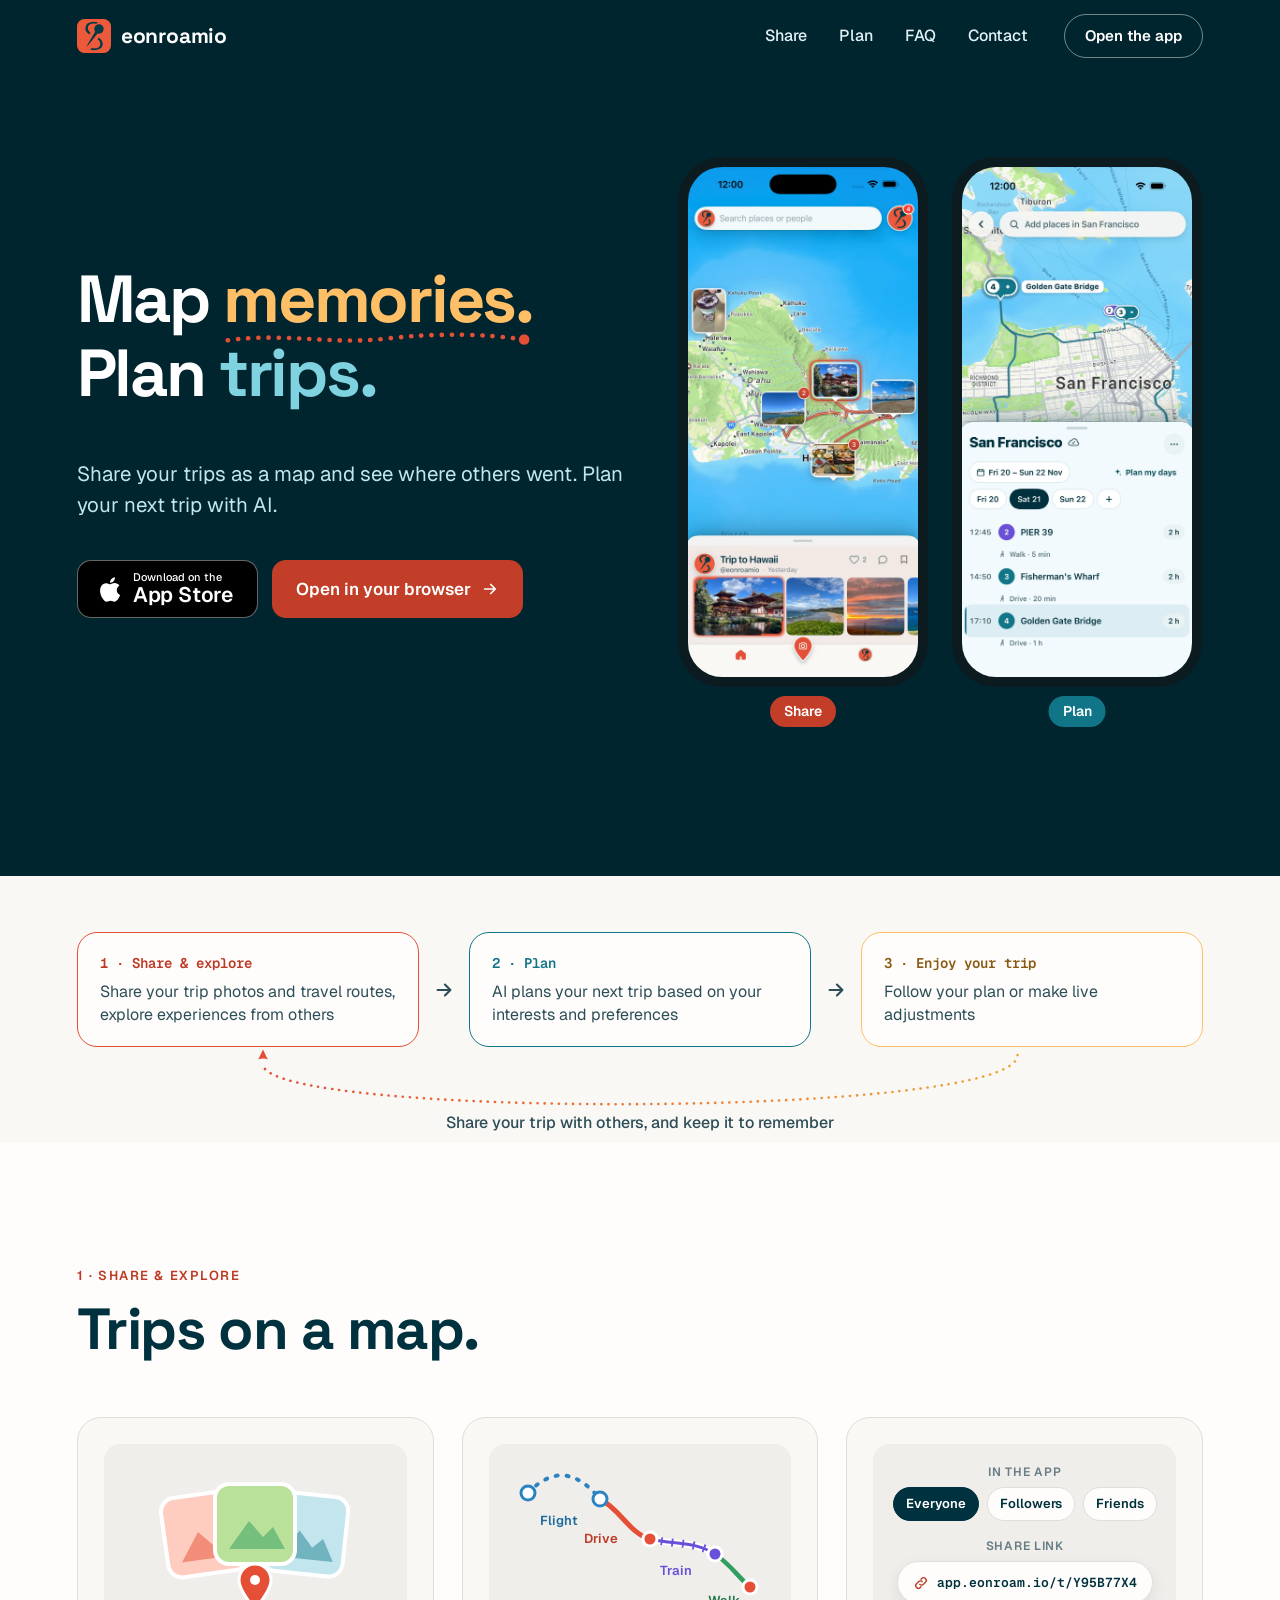
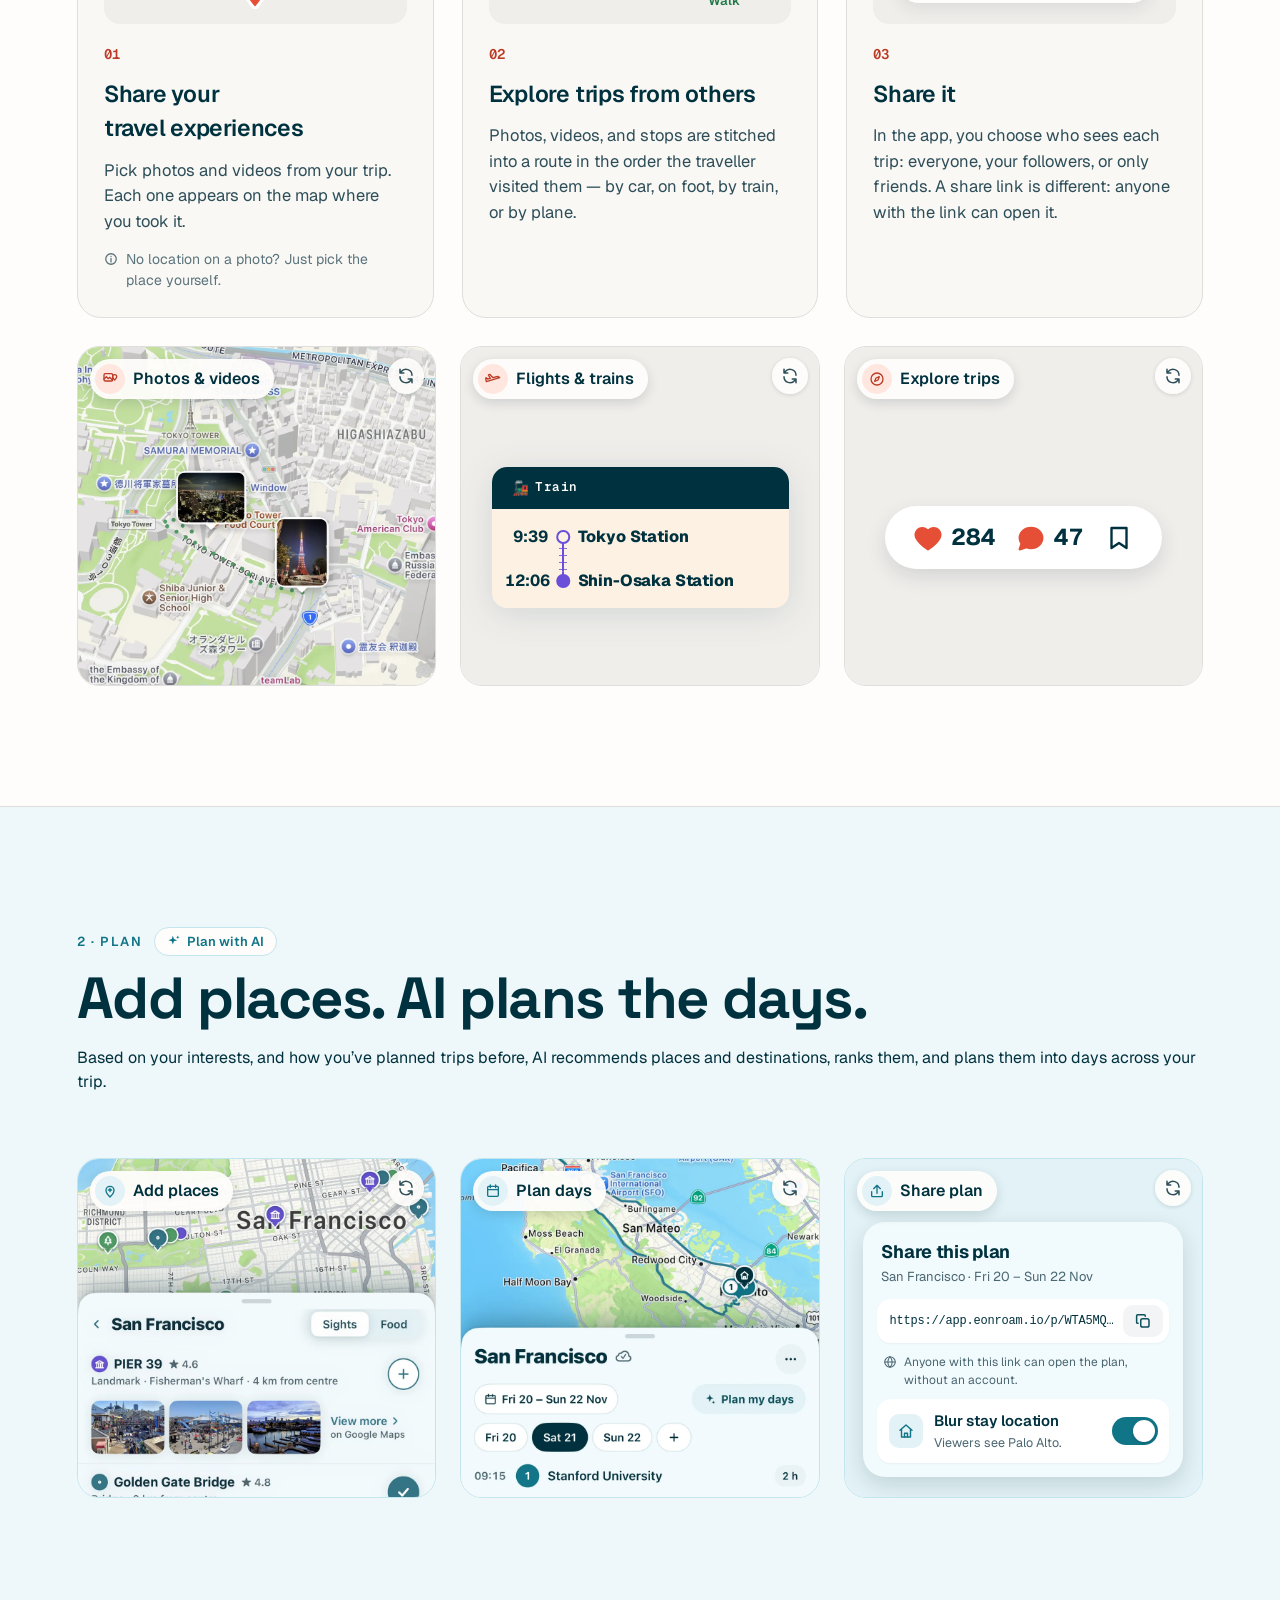
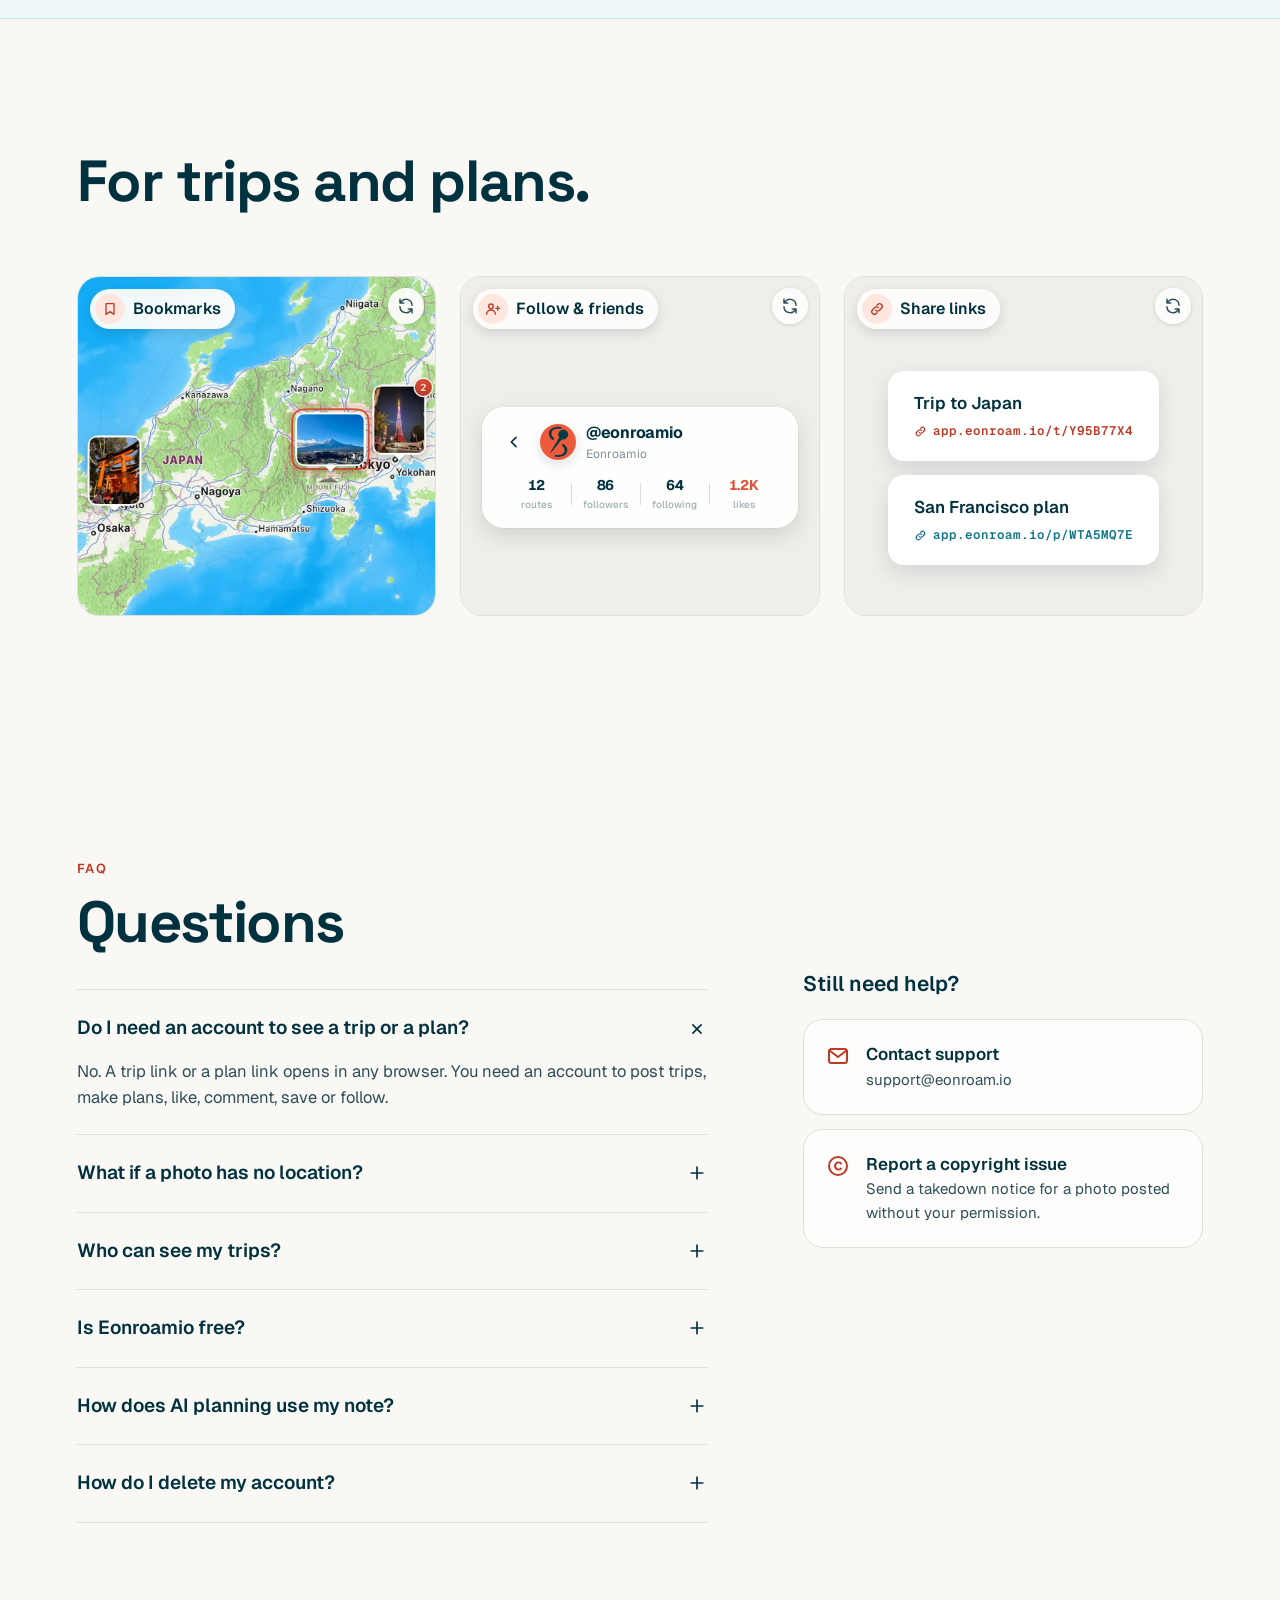
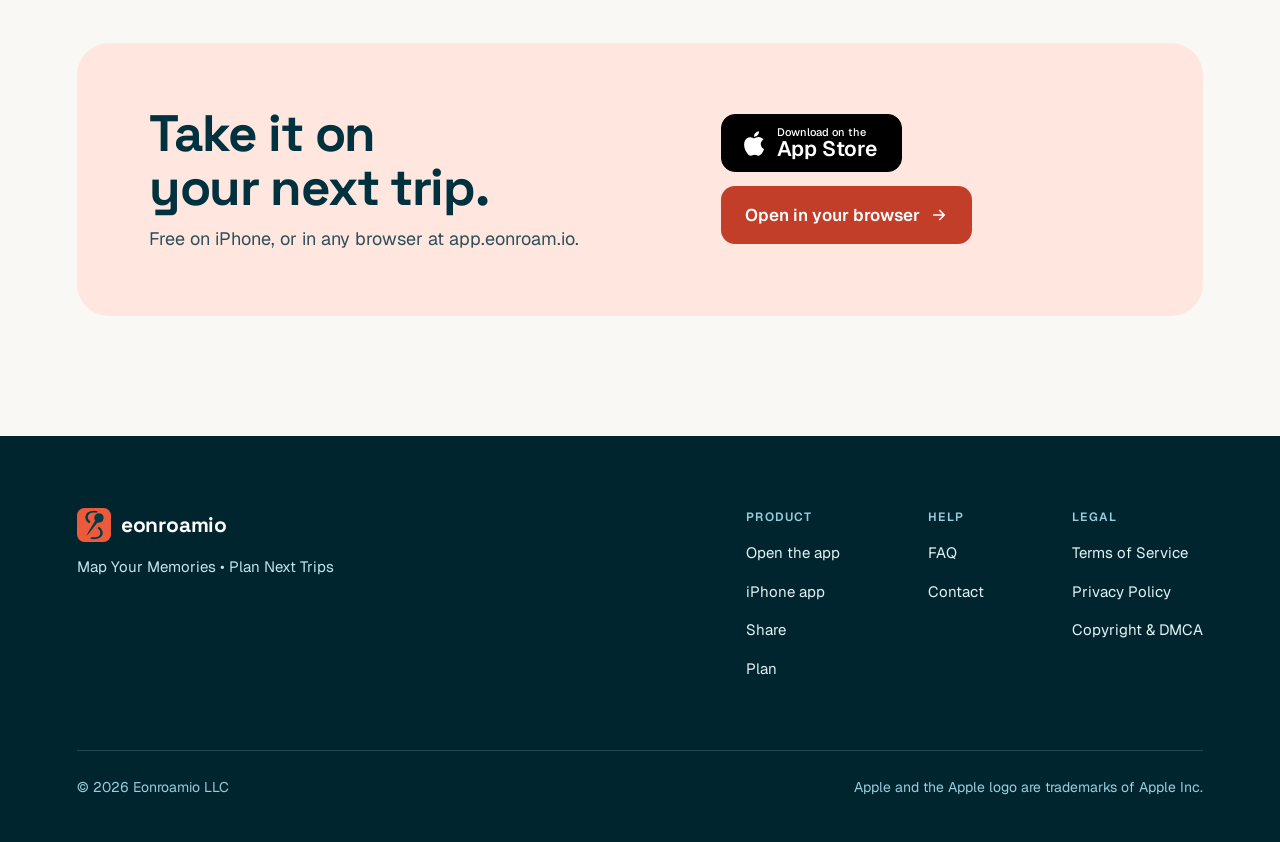
<file: index.html>
<!doctype html>
<html lang="en">
<head>
  <meta charset="utf-8">
  <meta name="viewport" content="width=device-width, initial-scale=1, viewport-fit=cover">
  <title>Eonroamio: Travel Photo Map &amp; AI Trip Planner</title>
  <meta name="description" content="Pin your trip photos and videos on a map and turn them into a route you can share. See where other travellers went, then let AI plan your next trip day by day. Free on iPhone and the web.">
  <meta name="theme-color" content="#00252E">
  <meta name="format-detection" content="telephone=no">
  <meta name="apple-itunes-app" content="app-id=6816869387">
  <link rel="canonical" href="https://eonroam.io/">
  <meta property="og:type" content="website">
  <meta property="og:site_name" content="Eonroamio">
  <meta property="og:locale" content="en_US">
  <meta property="og:url" content="https://eonroam.io/">
  <meta property="og:title" content="Eonroamio: Travel Photo Map &amp; AI Trip Planner">
  <meta property="og:description" content="Pin your trip photos on a map, share the route, and let AI plan your next trip day by day. Free on iPhone and the web.">
  <meta property="og:image" content="https://eonroam.io/images/social-card.png">
  <meta property="og:image:width" content="1200">
  <meta property="og:image:height" content="630">
  <meta property="og:image:alt" content="Eonroamio on iPhone: trip photos on a map of Hawaii and a planned day in San Francisco">
  <meta name="twitter:card" content="summary_large_image">
  <meta name="twitter:title" content="Eonroamio: Travel Photo Map &amp; AI Trip Planner">
  <meta name="twitter:description" content="Pin your trip photos on a map, share the route, and let AI plan your next trip day by day. Free on iPhone and the web.">
  <meta name="twitter:image" content="https://eonroam.io/images/social-card.png">
  <link rel="preload" as="image" href="/images/Home.webp" type="image/webp" fetchpriority="high">
  <link rel="icon" href="/favicon.ico" sizes="48x48 32x32 16x16">
  <link rel="icon" href="/favicon.svg" type="image/svg+xml">
  <link rel="apple-touch-icon" href="/apple-touch-icon.png">
  <link rel="preconnect" href="https://fonts.googleapis.com">
  <link rel="preconnect" href="https://fonts.gstatic.com" crossorigin>
  <link href="https://fonts.googleapis.com/css2?family=Space+Grotesk:wght@500;600;700&family=Geist:wght@400;500;600;700;800&family=Geist+Mono:wght@600&display=swap" rel="stylesheet">
  <link rel="stylesheet" href="/styles.css">
  <script src="/site.js" defer></script>
  <script type="application/ld+json">
  {
    "@context": "https://schema.org",
    "@graph": [
      {
        "@type": "Organization",
        "@id": "https://eonroam.io/#org",
        "name": "Eonroamio",
        "legalName": "Eonroamio LLC",
        "url": "https://eonroam.io/",
        "logo": "https://eonroam.io/images/logo512.png",
        "email": "support@eonroam.io",
        "sameAs": ["https://apps.apple.com/app/id6816869387"]
      },
      {
        "@type": "WebSite",
        "@id": "https://eonroam.io/#website",
        "name": "Eonroamio",
        "url": "https://eonroam.io/",
        "publisher": { "@id": "https://eonroam.io/#org" }
      },
      {
        "@type": "MobileApplication",
        "name": "Eonroamio",
        "operatingSystem": "iOS",
        "applicationCategory": "TravelApplication",
        "description": "Pin your trip photos and videos on a map and turn them into a route you can share. See where other travellers went, then let AI plan your next trip day by day.",
        "url": "https://eonroam.io/",
        "installUrl": "https://apps.apple.com/app/id6816869387",
        "image": "https://eonroam.io/images/social-card.png",
        "offers": { "@type": "Offer", "price": "0", "priceCurrency": "USD" },
        "publisher": { "@id": "https://eonroam.io/#org" }
      },
      {
        "@type": "WebApplication",
        "name": "Eonroamio",
        "url": "https://app.eonroam.io/",
        "browserRequirements": "Requires JavaScript",
        "applicationCategory": "TravelApplication",
        "operatingSystem": "Any",
        "offers": { "@type": "Offer", "price": "0", "priceCurrency": "USD" },
        "publisher": { "@id": "https://eonroam.io/#org" }
      },
      {
        "@type": "FAQPage",
        "mainEntity": [
          { "@type": "Question", "name": "Do I need an account to see a trip or a plan?", "acceptedAnswer": { "@type": "Answer", "text": "No. A trip link or a plan link opens in any browser. You need an account to post trips, make plans, like, comment, save or follow." } },
          { "@type": "Question", "name": "What if a photo has no location?", "acceptedAnswer": { "@type": "Answer", "text": "Eonroamio asks you to tag the place and time for that photo." } },
          { "@type": "Question", "name": "Who can see my trips?", "acceptedAnswer": { "@type": "Answer", "text": "You choose for each route: everyone, your followers, or friends only. Please note: a shared link is visible to everyone." } },
          { "@type": "Question", "name": "Is Eonroamio free?", "acceptedAnswer": { "@type": "Answer", "text": "Yes. Eonroamio is always free to use, on iPhone and on the web. That includes planning with AI." } },
          { "@type": "Question", "name": "How does AI planning use my note?", "acceptedAnswer": { "@type": "Answer", "text": "We use AI to find the places in your note, work out how to get from one place to the next, and estimate how much time to spend at each one." } },
          { "@type": "Question", "name": "How do I delete my account?", "acceptedAnswer": { "@type": "Answer", "text": "Tap your avatar, then Settings → Help & Support → Delete account. Or email support@eonroam.io from the email address you registered with." } }
        ]
      }
    ]
  }
  </script>
</head>
<body>
<svg width="0" height="0" style="position:absolute" aria-hidden="true">
  <defs>
    <mask id="eon-gap" maskUnits="userSpaceOnUse" x="-60" y="-60" width="320" height="320">
      <rect x="-60" y="-60" width="320" height="320" fill="#fff"></rect>
      <g transform="translate(57.5 75) rotate(35)"><rect x="-18.86" y="-130" width="37.72" height="260" fill="#000"></rect></g>
    </mask>
    <symbol id="logo" viewBox="0 0 136 136">
      <rect width="136" height="136" rx="30" fill="#ED5A3B"></rect>
      <g transform="translate(9.38 -8.89) scale(1.0222)">
        <g mask="url(#eon-gap)"><g transform="translate(57.5 75) scale(1.29) rotate(90) scale(0.9 1.2) translate(-50 -30)"><path d="M50,30 C58,17 66,11 76,11 C88.7,11 95,19.5 95,30 C95,40.5 88.7,49 76,49 C66,49 58,43 50,30 C42,17 34,11 24,11 C11.3,11 5,19.5 5,30 C5,40.5 11.3,49 24,49 C34,49 42,43 50,30 Z" fill="none" stroke="#033B47" stroke-width="6.4" stroke-linejoin="round"></path></g></g>
        <g transform="translate(57.5 75) rotate(35) scale(0.54) translate(-55 -100)"><circle cx="55" cy="38" r="34" fill="#033B47"></circle><path d="M42.5,50 L67.5,50 L58.8,170 L55,197 L51.3,168 Z" fill="#033B47"></path></g>
      </g>
    </symbol>
    <symbol id="apple" viewBox="0 0 24 28"><path d="M19.6 14.9c0-3.3 2.7-4.9 2.8-5-1.5-2.2-3.9-2.5-4.7-2.6-2-.2-3.9 1.2-4.9 1.2s-2.6-1.2-4.2-1.1C6.4 7.4 4.4 8.6 3.3 10.5c-2.3 3.9-.6 9.8 1.6 13 1.1 1.6 2.4 3.3 4.1 3.3 1.6-.1 2.3-1.1 4.2-1.1s2.5 1.1 4.2 1c1.7 0 2.8-1.6 3.9-3.2 1.2-1.8 1.7-3.6 1.8-3.7-.1 0-3.4-1.3-3.5-4.9zM16.4 5.2c.9-1.1 1.5-2.6 1.3-4.1-1.3.1-2.8.9-3.8 1.9-.8.9-1.5 2.5-1.3 4 1.4.1 2.9-.7 3.8-1.8z" fill="#fff"></path></symbol>
    <symbol id="arrow" viewBox="0 0 24 24"><path d="M5 12h14M13 6l6 6-6 6" fill="none" stroke="currentColor" stroke-width="2.3" stroke-linecap="round" stroke-linejoin="round"></path></symbol>
  </defs>
</svg>

<header class="hero">
  <div class="wrap">
    <nav class="nav" aria-label="Main">
      <a class="brand" href="#top"><svg role="img" aria-label="Eonroamio"><use href="#logo"></use></svg><span>eonroamio</span></a>
      <div class="nav-right">
        <div class="nav-links">
          <a href="#share">Share</a>
          <a href="#plan">Plan</a>
          <a href="#faq">FAQ</a>
          <a href="#help">Contact</a>
        </div>
        <a class="pill" href="https://app.eonroam.io">Open the app</a>
      </div>
      <button class="menu-btn" id="menu-open" type="button" aria-label="Open menu" aria-controls="menu" aria-expanded="false">
        <svg width="24" height="24" viewBox="0 0 24 24" fill="none" stroke="#fff" stroke-width="2" stroke-linecap="round" aria-hidden="true"><path d="M4 7h16M4 12h16M4 17h16"></path></svg>
      </button>
    </nav>

    <div class="hero-body" id="top">
      <div>
        <h1><span>Map <span class="acc">memories.<svg class="hero-route" viewBox="0 0 200 10" aria-hidden="true"><path d="M3 6 C40 1, 70 9, 105 5 S170 2, 195 5.5"></path><circle cx="195" cy="5.5" r="3.4"></circle></svg></span></span><span>Plan <span class="acc-plan">trips.</span></span></h1>
        <p>Share your trips as a map and see where others went. Plan your next trip with AI.</p>
        <div class="btns">
          <a class="btn btn-store" href="https://apps.apple.com/app/id6816869387" aria-label="Download on the App Store"><svg width="23" height="27" aria-hidden="true"><use href="#apple"></use></svg><span class="s"><small>Download on the</small><b>App Store</b></span></a>
          <a class="btn btn-web" href="https://app.eonroam.io">Open in your browser <svg width="18" height="18" aria-hidden="true"><use href="#arrow"></use></svg></a>
        </div>
      </div>

      <div class="stage">
        <div class="phone phone-share">
          <div class="screen">
            <img src="/images/Home.webp" width="1000" height="2172" alt="Eonroamio home screen with trip photos on a map of Hawaii" fetchpriority="high" decoding="async">
          </div>
          <span class="phone-tag">Share</span>
        </div>
        <div class="phone phone-plan">
          <div class="screen">
            <img src="/images/plan-hero.webp" width="1000" height="2174" alt="A planned day in San Francisco with stops, times and travel between them" decoding="async">
          </div>
          <span class="phone-tag">Plan</span>
        </div>
      </div>
    </div>
  </div>
</header>

<main>
  <section class="cycle wrap" aria-label="How Eonroamio fits a trip">
    <ol class="cycle-steps">
      <li><a class="cstep cs-share" href="#share"><span class="cn">1 · Share &amp; explore</span><span class="ct">Share your trip photos and travel routes, explore experiences from others</span></a></li>
      <li class="carr" aria-hidden="true"><svg width="22" height="22"><use href="#arrow"></use></svg></li>
      <li><a class="cstep cs-plan" href="#plan"><span class="cn">2 · Plan</span><span class="ct">AI plans your next trip based on your interests and preferences</span></a></li>
      <li class="carr" aria-hidden="true"><svg width="22" height="22"><use href="#arrow"></use></svg></li>
      <li><div class="cstep cs-go"><span class="cn">3 · Enjoy your trip</span><span class="ct">Follow your plan or make live adjustments</span></div></li>
      <li class="cycle-arc" aria-hidden="true"><svg class="arc" viewBox="0 0 40 100" preserveAspectRatio="none"><defs><linearGradient id="arc-fade" x1="0" y1="1" x2="0" y2="0"><stop offset="0" stop-color="#F0A53A"></stop><stop offset="1" stop-color="#E54F36"></stop></linearGradient></defs><path d="M3 100 C 46 97, 46 3, 3 0"></path></svg><svg class="arc-tip" viewBox="0 0 14 14"><path d="M12.5 2.2 L2.5 7 L12.5 11.8 Q10.4 7 12.5 2.2 Z"></path></svg></li>
    </ol>
    <div class="cycle-back">
      <svg class="cycle-loop" viewBox="0 0 1000 56" preserveAspectRatio="none" aria-hidden="true"><defs><linearGradient id="loop-fade" x1="1" y1="0" x2="0" y2="0"><stop offset="0" stop-color="#F0A53A"></stop><stop offset="1" stop-color="#E54F36"></stop></linearGradient></defs><path d="M835 2 C835 66, 165 66, 165 11"></path></svg><svg class="loop-tip" viewBox="0 0 14 14" aria-hidden="true"><path d="M2.2 12.5 L7 2.5 L11.8 12.5 Q7 10.4 2.2 12.5 Z"></path></svg>
      <span><svg width="16" height="16" viewBox="0 0 24 24" fill="none" stroke="currentColor" stroke-width="2" stroke-linecap="round" stroke-linejoin="round" aria-hidden="true"><path d="M20 11a8 8 0 0 0-14.3-4.9L4 8M4 3v5h5"></path></svg>Share your trip with others, and keep it to remember</span>
    </div>
  </section>

  <section class="part part-share" id="share">
    <div class="wrap">
      <span class="eyebrow">1 · Share &amp; explore</span>
      <h2 class="h2">Trips on a map.</h2>
      <div class="steps">
        <div class="step">
          <div class="ill">
            <svg width="240" height="150" viewBox="0 0 240 150" aria-hidden="true">
              <g transform="rotate(-8 70 80)"><rect x="30" y="35" width="80" height="80" rx="14" fill="#FFCDC0" stroke="#fff" stroke-width="4"></rect><path d="M44 100 L64 72 L78 88 L88 78 L100 100 Z" fill="#E54F36" opacity=".5"></path></g>
              <g transform="rotate(6 170 80)"><rect x="130" y="35" width="80" height="80" rx="14" fill="#C3E5EE" stroke="#fff" stroke-width="4"></rect><path d="M144 100 L164 72 L178 88 L188 78 L200 100 Z" fill="#117588" opacity=".45"></path></g>
              <rect x="80" y="25" width="80" height="80" rx="14" fill="#BAE19A" stroke="#fff" stroke-width="4"></rect>
              <path d="M94 90 L114 62 L128 78 L138 68 L150 90 Z" fill="#2F9E5F" opacity=".5"></path>
              <path d="M120 150 C120 150 104 132 104 121 A16 16 0 0 1 136 121 C136 132 120 150 120 150 Z" fill="#E54F36" stroke="#fff" stroke-width="3"></path>
              <circle cx="120" cy="121" r="5" fill="#fff"></circle>
            </svg>
          </div>
          <span class="n">01</span>
          <h3>Share your travel experiences</h3>
          <p>Pick photos and videos from your trip. Each one appears on the map where you took it.</p>
          <span class="note"><svg width="14" height="14" viewBox="0 0 24 24" fill="none" stroke="currentColor" stroke-width="2.2" stroke-linecap="round" aria-hidden="true"><circle cx="12" cy="12" r="9"></circle><path d="M12 11v6M12 7.5v.01"></path></svg>No location on a photo? Just pick the place yourself.</span>
        </div>
        <div class="step">
          <div class="ill">
            <svg width="260" height="150" viewBox="0 0 260 150" aria-hidden="true">
              <path d="M18 34 Q 54 -4 90 40" stroke="#2B83C1" stroke-width="4" stroke-dasharray="2 9" stroke-linecap="round" fill="none"></path>
              <path d="M90 40 C110 50 120 75 140 80" stroke="#E54F36" stroke-width="5" stroke-linecap="round" fill="none"></path>
              <path d="M140 80 C165 86 185 82 205 95" stroke="#fff" stroke-width="7" stroke-linecap="round" fill="none"></path>
              <path d="M140 80 C165 86 185 82 205 95" stroke="#6A4FD8" stroke-width="3" stroke-linecap="round" fill="none"></path>
              <path d="M140 80 C165 86 185 82 205 95" stroke="#6A4FD8" stroke-width="8" stroke-dasharray="1.8 9" fill="none"></path>
              <path d="M205 95 C220 105 228 118 240 128" stroke="#2F9E5F" stroke-width="4.5" stroke-linecap="round" fill="none"></path>
              <circle cx="18" cy="34" r="7" fill="#fff" stroke="#2B83C1" stroke-width="3"></circle>
              <circle cx="90" cy="40" r="7" fill="#fff" stroke="#2B83C1" stroke-width="3"></circle>
              <circle cx="140" cy="80" r="7" fill="#E54F36" stroke="#fff" stroke-width="3"></circle>
              <circle cx="205" cy="95" r="7" fill="#6A4FD8" stroke="#fff" stroke-width="3"></circle>
              <circle cx="240" cy="128" r="7" fill="#E54F36" stroke="#fff" stroke-width="3"></circle>
              <g font-family="Geist, sans-serif" font-size="13" font-weight="600">
                <text x="30" y="66" fill="#1F6C9E">Flight</text>
                <text x="74" y="84" fill="#BD3B26">Drive</text>
                <text x="150" y="116" fill="#6A4FD8">Train</text>
                <text x="198" y="146" fill="#23784A">Walk</text>
              </g>
            </svg>
          </div>
          <span class="n">02</span>
          <h3>Explore trips from others</h3>
          <p>Photos, videos, and stops are stitched into a route in the order the traveller visited them — by car, on foot, by train, or by plane.</p>
        </div>
        <div class="step">
          <div class="ill">
            <div class="opt"><span class="cap">In the app</span><div class="chips"><span class="chip on">Everyone</span><span class="chip">Followers</span><span class="chip">Friends</span></div></div>
            <div class="opt"><span class="cap">Share link</span><div class="link">
              <svg width="16" height="16" viewBox="0 0 24 24" fill="none" stroke="#BD3B26" stroke-width="2" stroke-linecap="round" stroke-linejoin="round" aria-hidden="true"><path d="M10 14a4 4 0 0 0 5.7 0l3-3a4 4 0 0 0-5.7-5.7l-1 1M14 10a4 4 0 0 0-5.7 0l-3 3a4 4 0 0 0 5.7 5.7l1-1"></path></svg>
              app.eonroam.io/t/Y95B77X4
            </div></div>
          </div>
          <span class="n">03</span>
          <h3>Share it</h3>
          <p>In the app, you choose who sees each trip: everyone, your followers, or only friends. A share link is different: anyone with the link can open it.</p>
        </div>
      </div>
      <div class="fgrid">
        <div class="feat flip tall">
          <div class="flip-in">
            <div class="face front">
              <div class="shot"><img class="cover" src="/images/feat-photos.webp" width="1000" height="1236" alt="Two photo cards pinned to stops near Tokyo Tower" loading="lazy" decoding="async"></div>
              <div class="fhead"><div class="ic"><svg width="24" height="24" viewBox="0 0 24 24" fill="none" stroke="#BD3B26" stroke-width="2" stroke-linecap="round" stroke-linejoin="round" aria-hidden="true"><rect x="3" y="4" width="13" height="11" rx="2"></rect><path d="M3 12l3.5-3.5 3 3 2-2 4.5 4.5"></path><path d="M19 13.5s-3-2.7-3-5a3 3 0 0 1 6 0c0 2.3-3 5-3 5z"></path></svg></div><h3>Photos &amp; videos</h3></div>
            </div>
            <div class="face back" aria-hidden="true">
              <div><h3>Photos &amp; videos</h3><p>Every photo and video clip is pinned to the spot where it was taken.</p><p>A photo with no location? You pick the place yourself.</p></div>
            </div>
          </div>
          <button class="flip-btn" type="button" aria-expanded="false" aria-label="More about Photos and videos"><svg width="18" height="18" viewBox="0 0 24 24" fill="none" stroke="currentColor" stroke-width="2" stroke-linecap="round" stroke-linejoin="round" aria-hidden="true"><path d="M20 11a8 8 0 0 0-14.3-4.9L4 8M4 3v5h5M4 13a8 8 0 0 0 14.3 4.9L20 16M20 21v-5h-5"></path></svg></button>
        </div>
        <div class="feat flip tall">
          <div class="flip-in">
            <div class="face front">
              <div class="shot"><div class="eontt-ticket"><div class="eontt-top"><div class="eontt-head"><span class="eontt-name"><span class="eontt-em">🚂</span>Train</span></div><div class="eontt-rows"><div class="eontt-row eontt-end"><div class="eontt-time">9:39</div><div class="eontt-dot"><i></i></div><div class="eontt-text"><b>Tokyo Station</b></div></div><div class="eontt-row eontt-gap"><div class="eontt-time"></div><div class="eontt-dot"></div><div class="eontt-text"></div></div><div class="eontt-row eontt-end"><div class="eontt-time">12:06</div><div class="eontt-dot"><i></i></div><div class="eontt-text"><b>Shin-Osaka Station</b></div></div></div></div></div></div>
              <div class="fhead"><div class="ic"><svg width="24" height="24" viewBox="0 0 24 24" fill="none" stroke="#BD3B26" stroke-width="2" stroke-linecap="round" stroke-linejoin="round" aria-hidden="true"><path d="M2 16l20-6-3-2-7 2-5-5-2 1 3 5-4 1-2-2-1 1z"></path></svg></div><h3>Flights &amp; trains</h3></div>
            </div>
            <div class="face back" aria-hidden="true">
              <div><h3>Flights &amp; trains</h3><p class="mode"><svg width="18" height="18" viewBox="0 0 24 24" fill="none" aria-hidden="true"><path d="M21 15.5L3.5 11.8c-.7-.15-.7-1.15 0-1.35L6 9.7l2 1.6 4.2-1.1L8.8 5.3c-.4-.5-.05-1.25.6-1.1l1.7.4 4.6 4 4.8-1.1c1-.2 1.9.5 1.9 1.5v.1c0 .9-.6 1.6-1.5 1.8l-1.5.35 1.1 3.1c.2.55-.25 1.1-.8.95z" fill="currentColor"></path></svg>Add a flight number to see the airline, the times, and whether it landed on time.</p><p class="mode"><svg width="18" height="18" viewBox="0 0 24 24" fill="none" stroke="currentColor" stroke-width="1.8" stroke-linecap="round" stroke-linejoin="round" aria-hidden="true"><rect x="5" y="2.5" width="14" height="15" rx="3.5"></rect><path d="M5 10h14M9.5 5.5h5M8.5 21.5l2-4M15.5 21.5l-2-4"></path><circle cx="8.8" cy="13.8" r=".9" fill="currentColor"></circle><circle cx="15.2" cy="13.8" r=".9" fill="currentColor"></circle></svg>Add where the train started and ended, and when it left and arrived.</p><p>Each one gets its own line on the map.</p></div>
            </div>
          </div>
          <button class="flip-btn" type="button" aria-expanded="false" aria-label="More about Flights and trains"><svg width="18" height="18" viewBox="0 0 24 24" fill="none" stroke="currentColor" stroke-width="2" stroke-linecap="round" stroke-linejoin="round" aria-hidden="true"><path d="M20 11a8 8 0 0 0-14.3-4.9L4 8M4 3v5h5M4 13a8 8 0 0 0 14.3 4.9L20 16M20 21v-5h-5"></path></svg></button>
        </div>
        <div class="feat flip tall">
          <div class="flip-in">
            <div class="face front">
              <div class="shot"><div class="acts"><span class="act on"><svg width="24" height="24" viewBox="0 0 24 24" fill="none" aria-hidden="true"><path d="M12 21s-7-4.5-9.5-9.5C1 7.5 4 4 7.5 4c2 0 3.5 1 4.5 2.5C13 5 14.5 4 16.5 4 20 4 23 7.5 21.5 11.5 19 16.5 12 21 12 21z" fill="currentColor" stroke="currentColor" stroke-width="1.8" stroke-linejoin="round"></path></svg><span class="n">284</span></span><span class="act on"><svg width="24" height="24" viewBox="0 0 24 24" fill="none" aria-hidden="true"><path d="M21 12c0 4.4-4 8-9 8a10 10 0 01-3.6-.7L3 21l1.5-4.3A8 8 0 013 12c0-4.4 4-8 9-8s9 3.6 9 8z" fill="currentColor" stroke="currentColor" stroke-width="1.9" stroke-linejoin="round"></path></svg><span class="n">47</span></span><span class="act"><svg width="24" height="24" viewBox="0 0 24 24" fill="none" aria-hidden="true"><path d="M6 4h12v16l-6-4-6 4z" stroke="currentColor" stroke-width="1.9" stroke-linejoin="round"></path></svg></span></div></div>
              <div class="fhead"><div class="ic"><svg width="24" height="24" viewBox="0 0 24 24" fill="none" stroke="#BD3B26" stroke-width="2" stroke-linecap="round" stroke-linejoin="round" aria-hidden="true"><circle cx="12" cy="12" r="9"></circle><path d="M15.5 8.5l-2 5-5 2 2-5z"></path></svg></div><h3>Explore trips</h3></div>
            </div>
            <div class="face back" aria-hidden="true">
              <div><h3>Explore trips</h3><p>See trips other travellers share.</p><p>Like or comment on a photo, a stop, a flight, a train or the whole trip.</p></div>
            </div>
          </div>
          <button class="flip-btn" type="button" aria-expanded="false" aria-label="More about Explore trips"><svg width="18" height="18" viewBox="0 0 24 24" fill="none" stroke="currentColor" stroke-width="2" stroke-linecap="round" stroke-linejoin="round" aria-hidden="true"><path d="M20 11a8 8 0 0 0-14.3-4.9L4 8M4 3v5h5M4 13a8 8 0 0 0 14.3 4.9L20 16M20 21v-5h-5"></path></svg></button>
        </div>
      </div>
    </div>
  </section>

  <section class="part part-plan" id="plan">
    <div class="wrap">
      <div class="plan-ey"><span class="eyebrow">2 · Plan</span><span class="ai-badge"><svg width="14" height="14" viewBox="0 0 24 24" fill="currentColor" aria-hidden="true"><path d="M10 3l1.9 5.6L17.5 10.5 11.9 12.4 10 18l-1.9-5.6L2.5 10.5 8.1 8.6z"></path><path d="M18.5 2.5l.8 2.2 2.2.8-2.2.8-.8 2.2-.8-2.2-2.2-.8 2.2-.8z"></path></svg>Plan with AI</span></div>
      <h2 class="h2">Add places. AI plans the days.</h2>
      <p>Based on your interests, and how you’ve planned trips before, AI recommends places and destinations, ranks them, and plans them into days across your trip.</p>
      <div class="fgrid">
        <div class="feat flip tall">
          <div class="flip-in">
            <div class="face front">
              <div class="shot"><img class="cover" src="/images/plan-add-places.webp" width="1000" height="2167" style="object-position:50% 58%" alt="San Francisco sights with travellers' photos and an add button on each" loading="lazy" decoding="async"></div>
              <div class="fhead"><div class="ic"><svg width="24" height="24" viewBox="0 0 24 24" fill="none" stroke="#117588" stroke-width="2" stroke-linecap="round" stroke-linejoin="round" aria-hidden="true"><path d="M12 21s-6-5.3-6-10a6 6 0 0 1 12 0c0 4.7-6 10-6 10z"></path><path d="M12 8v5M9.5 10.5h5"></path></svg></div><h3>Add places</h3></div>
            </div>
            <div class="face back" aria-hidden="true">
              <div><h3>Add places</h3>
                <p class="mode"><svg width="18" height="18" viewBox="0 0 24 24" fill="none" stroke="currentColor" stroke-width="2" stroke-linecap="round" aria-hidden="true"><circle cx="11" cy="11" r="6.5"></circle><path d="M16 16l4.5 4.5"></path></svg>Search a city and see where travellers went.</p>
                <p class="mode"><svg width="18" height="18" viewBox="0 0 24 24" fill="none" stroke="currentColor" stroke-width="2" stroke-linecap="round" stroke-linejoin="round" aria-hidden="true"><path d="M12 21s-6-5.3-6-10a6 6 0 0 1 12 0c0 4.7-6 10-6 10z"></path><circle cx="12" cy="11" r="2"></circle></svg>Add stops yourself.</p>
                <p class="mode"><svg width="18" height="18" viewBox="0 0 24 24" fill="currentColor" aria-hidden="true"><path d="M10 3l1.9 5.6L17.5 10.5 11.9 12.4 10 18l-1.9-5.6L2.5 10.5 8.1 8.6z"></path><path d="M18.5 2.5l.8 2.2 2.2.8-2.2.8-.8 2.2-.8-2.2-2.2-.8 2.2-.8z"></path></svg>Paste a note, and AI finds the places.</p>
              </div>
            </div>
          </div>
          <button class="flip-btn" type="button" aria-expanded="false" aria-label="More about Add places"><svg width="18" height="18" viewBox="0 0 24 24" fill="none" stroke="currentColor" stroke-width="2" stroke-linecap="round" stroke-linejoin="round" aria-hidden="true"><path d="M20 11a8 8 0 0 0-14.3-4.9L4 8M4 3v5h5M4 13a8 8 0 0 0 14.3 4.9L20 16M20 21v-5h-5"></path></svg></button>
        </div>
        <div class="feat flip tall">
          <div class="flip-in">
            <div class="face front">
              <div class="shot"><img class="cover" src="/images/plan-days.webp" width="1000" height="2167" alt="A planned day in San Francisco with times and travel between stops" loading="lazy" decoding="async"></div>
              <div class="fhead"><div class="ic"><svg width="24" height="24" viewBox="0 0 24 24" fill="none" stroke="#117588" stroke-width="2" stroke-linecap="round" stroke-linejoin="round" aria-hidden="true"><rect x="4" y="5" width="16" height="15" rx="1.5"></rect><path d="M4 10h16M8 3v4M16 3v4"></path></svg></div><h3>Plan days</h3></div>
            </div>
            <div class="face back" aria-hidden="true">
              <div><h3>Plan days</h3><p>AI sorts the places into days and puts each day in a sensible order. It estimates how long to stay at each place and how to get from one to the next.</p><p>Mark a place Must stop or Optional, and AI keeps your choices.</p></div>
            </div>
          </div>
          <button class="flip-btn" type="button" aria-expanded="false" aria-label="More about Plan days"><svg width="18" height="18" viewBox="0 0 24 24" fill="none" stroke="currentColor" stroke-width="2" stroke-linecap="round" stroke-linejoin="round" aria-hidden="true"><path d="M20 11a8 8 0 0 0-14.3-4.9L4 8M4 3v5h5M4 13a8 8 0 0 0 14.3 4.9L20 16M20 21v-5h-5"></path></svg></button>
        </div>
        <div class="feat flip tall">
          <div class="flip-in">
            <div class="face front">
              <div class="shot"><div class="ps">
                <div class="ps-head"><b>Share this plan</b><span>San Francisco · Fri 20 – Sun 22 Nov</span></div>
                <div class="ps-link"><span>https://app.eonroam.io/p/WTA5MQ7E</span><i><svg width="18" height="18" viewBox="0 0 24 24" fill="none" stroke="#0f505d" stroke-width="2" stroke-linecap="round" stroke-linejoin="round" aria-hidden="true"><rect x="9" y="9" width="11" height="11" rx="2.5"></rect><path d="M5.5 15H5a1.5 1.5 0 0 1-1.5-1.5V5A1.5 1.5 0 0 1 5 3.5h8.5A1.5 1.5 0 0 1 15 5v.5"></path></svg></i></div>
                <div class="ps-reach"><svg width="14" height="14" viewBox="0 0 24 24" fill="none" stroke="currentColor" stroke-width="1.8" stroke-linecap="round" aria-hidden="true"><circle cx="12" cy="12" r="9"></circle><path d="M3 12h18M12 3c2.5 2.6 3.8 5.6 3.8 9s-1.3 6.4-3.8 9c-2.5-2.6-3.8-5.6-3.8-9S9.5 5.6 12 3z"></path></svg><span>Anyone with this link can open the plan, without an account.</span></div>
                <div class="ps-blur"><i><svg width="18" height="18" viewBox="0 0 24 24" fill="none" stroke="#117588" stroke-width="1.9" stroke-linecap="round" stroke-linejoin="round" aria-hidden="true"><path d="M4 11l8-7 8 7"></path><path d="M6 9.5V20h12V9.5"></path><path d="M10 20v-5h4v5"></path></svg></i><span><b>Blur stay location</b><small>Viewers see Palo Alto.</small></span><em aria-hidden="true"><u></u></em></div>
              </div></div>
              <div class="fhead"><div class="ic"><svg width="24" height="24" viewBox="0 0 24 24" fill="none" stroke="#117588" stroke-width="2" stroke-linecap="round" stroke-linejoin="round" aria-hidden="true"><path d="M4 13v6a1.5 1.5 0 0 0 1.5 1.5h13A1.5 1.5 0 0 0 20 19v-6M12 3.5v12M7 8.5l5-5 5 5"></path></svg></div><h3>Share plan</h3></div>
            </div>
            <div class="face back" aria-hidden="true">
              <div><h3>Share plan</h3><p>Send a link. Anyone can open it in a browser, no account needed.</p><p>Blur stay location shows only the city of your stay, not its address.</p></div>
            </div>
          </div>
          <button class="flip-btn" type="button" aria-expanded="false" aria-label="More about Share plan"><svg width="18" height="18" viewBox="0 0 24 24" fill="none" stroke="currentColor" stroke-width="2" stroke-linecap="round" stroke-linejoin="round" aria-hidden="true"><path d="M20 11a8 8 0 0 0-14.3-4.9L4 8M4 3v5h5M4 13a8 8 0 0 0 14.3 4.9L20 16M20 21v-5h-5"></path></svg></button>
        </div>
      </div>
    </div>
  </section>

  <section class="part part-both" id="more">
    <div class="wrap">
      <h2 class="h2">For trips and plans.</h2>
      <div class="fgrid">
        <div class="feat flip tall">
          <div class="flip-in">
            <div class="face front">
              <div class="shot"><img class="cover" src="/images/feat-bookmarks.webp" width="1000" height="1350" alt="Saved photos on a map of Japan" loading="lazy" decoding="async"></div>
              <div class="fhead"><div class="ic"><svg width="24" height="24" viewBox="0 0 24 24" fill="none" stroke="#BD3B26" stroke-width="2" stroke-linecap="round" stroke-linejoin="round" aria-hidden="true"><path d="M6 4h12v16l-6-4-6 4z"></path></svg></div><h3>Bookmarks</h3></div>
            </div>
            <div class="face back" aria-hidden="true">
              <div><h3>Bookmarks</h3><p>Save photos, stops, flights, trains and whole trips. Sort them into collections, for example one for each city you want to visit.</p><p>Open them while you plan.</p></div>
            </div>
          </div>
          <button class="flip-btn" type="button" aria-expanded="false" aria-label="More about Bookmarks"><svg width="18" height="18" viewBox="0 0 24 24" fill="none" stroke="currentColor" stroke-width="2" stroke-linecap="round" stroke-linejoin="round" aria-hidden="true"><path d="M20 11a8 8 0 0 0-14.3-4.9L4 8M4 3v5h5M4 13a8 8 0 0 0 14.3 4.9L20 16M20 21v-5h-5"></path></svg></button>
        </div>
        <div class="feat flip tall">
          <div class="flip-in">
            <div class="face front">
              <div class="shot"><div class="pf-card"><div class="pf-row"><span class="pf-back"><svg width="16" height="16" viewBox="0 0 24 24" fill="none" stroke="#00313E" stroke-width="2.4" stroke-linecap="round" stroke-linejoin="round" aria-hidden="true"><path d="M15 5l-7 7 7 7"></path></svg></span><svg class="pf-avatar" aria-hidden="true"><use href="#logo"></use></svg><div class="pf-id"><b>@eonroamio</b><span>Eonroamio</span></div></div><div class="pf-stats"><span class="pf-stat"><b>12</b><small>routes</small></span><i></i><span class="pf-stat"><b>86</b><small>followers</small></span><i></i><span class="pf-stat"><b>64</b><small>following</small></span><i></i><span class="pf-stat"><b class="acc">1.2K</b><small>likes</small></span></div></div></div>
              <div class="fhead"><div class="ic"><svg width="24" height="24" viewBox="0 0 24 24" fill="none" stroke="#BD3B26" stroke-width="2" stroke-linecap="round" stroke-linejoin="round" aria-hidden="true"><circle cx="9" cy="8" r="3.5"></circle><path d="M2.5 20a6.5 6.5 0 0 1 13 0M19 8v6M16 11h6"></path></svg></div><h3>Follow &amp; friends</h3></div>
            </div>
            <div class="face back" aria-hidden="true">
              <div><h3>Follow &amp; friends</h3><p>Follow others and let them follow you. When you follow each other, you're friends. For each trip, you choose who sees it: everyone, followers, or only friends.</p><p>When you search a city to plan, photos from people you follow come first.</p><span class="note"><svg width="14" height="14" viewBox="0 0 24 24" fill="none" stroke="currentColor" stroke-width="2.2" stroke-linecap="round" aria-hidden="true"><circle cx="12" cy="12" r="9"></circle><path d="M12 11v6M12 7.5v.01"></path></svg>You can choose to approve each follow request first.</span></div>
            </div>
          </div>
          <button class="flip-btn" type="button" aria-expanded="false" aria-label="More about Follow and friends"><svg width="18" height="18" viewBox="0 0 24 24" fill="none" stroke="currentColor" stroke-width="2" stroke-linecap="round" stroke-linejoin="round" aria-hidden="true"><path d="M20 11a8 8 0 0 0-14.3-4.9L4 8M4 3v5h5M4 13a8 8 0 0 0 14.3 4.9L20 16M20 21v-5h-5"></path></svg></button>
        </div>
        <div class="feat flip tall">
          <div class="flip-in">
            <div class="face front">
              <div class="shot"><div class="links">
                <div class="share-card"><b>Trip to Japan</b><span><svg width="13" height="13" viewBox="0 0 24 24" fill="none" stroke="currentColor" stroke-width="2.2" stroke-linecap="round" stroke-linejoin="round" aria-hidden="true"><path d="M10 14a4 4 0 0 0 5.7 0l3-3a4 4 0 0 0-5.7-5.7l-1 1M14 10a4 4 0 0 0-5.7 0l-3 3a4 4 0 0 0 5.7 5.7l1-1"></path></svg>app.eonroam.io/t/Y95B77X4</span></div>
                <div class="share-card share-plan"><b>San Francisco plan</b><span><svg width="13" height="13" viewBox="0 0 24 24" fill="none" stroke="currentColor" stroke-width="2.2" stroke-linecap="round" stroke-linejoin="round" aria-hidden="true"><path d="M10 14a4 4 0 0 0 5.7 0l3-3a4 4 0 0 0-5.7-5.7l-1 1M14 10a4 4 0 0 0-5.7 0l-3 3a4 4 0 0 0 5.7 5.7l1-1"></path></svg>app.eonroam.io/p/WTA5MQ7E</span></div>
              </div></div>
              <div class="fhead"><div class="ic"><svg width="24" height="24" viewBox="0 0 24 24" fill="none" stroke="#BD3B26" stroke-width="2" stroke-linecap="round" stroke-linejoin="round" aria-hidden="true"><path d="M10 14a4 4 0 0 0 5.7 0l3-3a4 4 0 0 0-5.7-5.7l-1 1M14 10a4 4 0 0 0-5.7 0l-3 3a4 4 0 0 0 5.7 5.7l1-1"></path></svg></div><h3>Share links</h3></div>
            </div>
            <div class="face back" aria-hidden="true">
              <div><h3>Share links</h3><p>Send a link to a trip or a plan. Anyone can open it in a browser, no account needed.</p><p>A trip link plays the trip stop by stop.</p></div>
            </div>
          </div>
          <button class="flip-btn" type="button" aria-expanded="false" aria-label="More about Share links"><svg width="18" height="18" viewBox="0 0 24 24" fill="none" stroke="currentColor" stroke-width="2" stroke-linecap="round" stroke-linejoin="round" aria-hidden="true"><path d="M20 11a8 8 0 0 0-14.3-4.9L4 8M4 3v5h5M4 13a8 8 0 0 0 14.3 4.9L20 16M20 21v-5h-5"></path></svg></button>
        </div>
      </div>
    </div>
  </section>

  <section class="faq wrap" id="faq">
    <div>
      <span class="eyebrow">FAQ</span>
      <h2 class="h2">Questions</h2>
      <div class="qs">
        <details open>
          <summary>Do I need an account to see a trip or a plan?<svg class="pm" width="20" height="20" viewBox="0 0 24 24" fill="none" stroke="#00313E" stroke-width="2" stroke-linecap="round" aria-hidden="true"><path d="M5 12h14M12 5v14"></path></svg></summary>
          <p>No. A trip link or a plan link opens in any browser. You need an account to post trips, make plans, like, comment, save or follow.</p>
        </details>
        <details>
          <summary>What if a photo has no location?<svg class="pm" width="20" height="20" viewBox="0 0 24 24" fill="none" stroke="#00313E" stroke-width="2" stroke-linecap="round" aria-hidden="true"><path d="M5 12h14M12 5v14"></path></svg></summary>
          <p>Eonroamio asks you to tag the place and time for that photo.</p>
        </details>
        <details>
          <summary>Who can see my trips?<svg class="pm" width="20" height="20" viewBox="0 0 24 24" fill="none" stroke="#00313E" stroke-width="2" stroke-linecap="round" aria-hidden="true"><path d="M5 12h14M12 5v14"></path></svg></summary>
          <p>You choose for each route: everyone, your followers, or friends only. Please note: a shared link is visible to everyone.</p>
        </details>
        <details>
          <summary>Is Eonroamio free?<svg class="pm" width="20" height="20" viewBox="0 0 24 24" fill="none" stroke="#00313E" stroke-width="2" stroke-linecap="round" aria-hidden="true"><path d="M5 12h14M12 5v14"></path></svg></summary>
          <p>Yes. Eonroamio is always free to use, on iPhone and on the web. That includes planning with AI.</p>
        </details>
        <details>
          <summary>How does AI planning use my note?<svg class="pm" width="20" height="20" viewBox="0 0 24 24" fill="none" stroke="#00313E" stroke-width="2" stroke-linecap="round" aria-hidden="true"><path d="M5 12h14M12 5v14"></path></svg></summary>
          <p>We use AI to find the places in your note, work out how to get from one place to the next, and estimate how much time to spend at each one.</p>
        </details>
        <details>
          <summary>How do I delete my account?<svg class="pm" width="20" height="20" viewBox="0 0 24 24" fill="none" stroke="#00313E" stroke-width="2" stroke-linecap="round" aria-hidden="true"><path d="M5 12h14M12 5v14"></path></svg></summary>
          <p>Tap your avatar, then Settings → Help &amp; Support → Delete account. Or email support@eonroam.io from the email address you registered with.</p>
        </details>
      </div>
    </div>

    <aside class="help" id="help">
      <h2>Still need help?</h2>
      <a class="hcard" href="mailto:support@eonroam.io">
        <svg width="24" height="24" viewBox="0 0 24 24" fill="none" stroke="#BD3B26" stroke-width="2" stroke-linecap="round" stroke-linejoin="round" aria-hidden="true"><rect x="3" y="5" width="18" height="14" rx="2.5"></rect><path d="M3.5 6.5l8.5 6.5 8.5-6.5"></path></svg>
        <div><b>Contact support</b><span>support@eonroam.io</span></div>
      </a>
      <a class="hcard" href="https://app.eonroam.io/copyright/notice">
        <svg width="24" height="24" viewBox="0 0 24 24" fill="none" stroke="#BD3B26" stroke-width="2" stroke-linecap="round" stroke-linejoin="round" aria-hidden="true"><circle cx="12" cy="12" r="9"></circle><path d="M15 9.5a3.5 3.5 0 1 0 0 5"></path></svg>
        <div><b>Report a copyright issue</b><span>Send a takedown notice for a photo posted without your permission.</span></div>
      </a>
    </aside>
  </section>

  <section class="band">
    <div>
      <h2>Take it on your next trip.</h2>
      <p>Free on iPhone, or in any browser at app.eonroam.io.</p>
    </div>
    <div class="btns">
      <a class="btn btn-store" href="https://apps.apple.com/app/id6816869387" aria-label="Download on the App Store"><svg width="23" height="27" aria-hidden="true"><use href="#apple"></use></svg><span class="s"><small>Download on the</small><b>App Store</b></span></a>
      <a class="btn btn-web" href="https://app.eonroam.io">Open in your browser <svg width="18" height="18" aria-hidden="true"><use href="#arrow"></use></svg></a>
    </div>
  </section>
</main>

<footer>
  <div class="wrap">
    <div class="ftop">
      <div style="display:flex;flex-direction:column;gap:14px">
        <a class="brand" href="#top"><svg role="img" aria-label="Eonroamio"><use href="#logo"></use></svg><span>eonroamio</span></a>
        <a class="ftag" href="https://app.eonroam.io">Map Your Memories • Plan Next Trips</a>
      </div>
      <div class="fcols">
        <div class="fcol"><h4>Product</h4><a href="https://app.eonroam.io">Open the app</a><a href="https://apps.apple.com/app/id6816869387">iPhone app</a><a href="#share">Share</a><a href="#plan">Plan</a></div>
        <div class="fcol"><h4>Help</h4><a href="#faq">FAQ</a><a href="mailto:support@eonroam.io">Contact</a></div>
        <div class="fcol"><h4>Legal</h4><a href="https://app.eonroam.io/tos">Terms of Service</a><a href="https://app.eonroam.io/privacy">Privacy Policy</a><a href="https://app.eonroam.io/copyright">Copyright &amp; DMCA</a></div>
      </div>
    </div>
    <div class="fbot">
      <span>© 2026 Eonroamio LLC</span>
      <span>Apple and the Apple logo are trademarks of Apple Inc.</span>
    </div>
  </div>
</footer>

<div class="menu" id="menu" hidden>
  <div class="nav">
    <a class="brand" href="#top"><svg role="img" aria-label="Eonroamio"><use href="#logo"></use></svg><span>eonroamio</span></a>
    <button class="menu-btn" id="menu-close" type="button" aria-label="Close menu" style="display:flex">
      <svg width="24" height="24" viewBox="0 0 24 24" fill="none" stroke="#fff" stroke-width="2" stroke-linecap="round" aria-hidden="true"><path d="M6 6l12 12M18 6L6 18"></path></svg>
    </button>
  </div>
  <nav class="menu-main" aria-label="Menu">
    <a href="#share">Share</a>
    <a href="#plan">Plan</a>
    <a href="#faq">FAQ</a>
    <a href="#help">Contact</a>
  </nav>
  <div class="menu-legal">
    <a href="https://app.eonroam.io/tos">Terms of Service</a>
    <a href="https://app.eonroam.io/privacy">Privacy Policy</a>
    <a href="https://app.eonroam.io/copyright">Copyright &amp; DMCA</a>
  </div>
  <div class="btns">
    <a class="btn btn-store" href="https://apps.apple.com/app/id6816869387" aria-label="Download on the App Store"><svg width="23" height="27" aria-hidden="true"><use href="#apple"></use></svg><span class="s"><small>Download on the</small><b>App Store</b></span></a>
    <a class="btn btn-web" href="https://app.eonroam.io">Open in your browser <svg width="18" height="18" aria-hidden="true"><use href="#arrow"></use></svg></a>
  </div>
</div>
</body>
</html>
</file>
<file: styles.css>
:root{
  --ink:#00313E; --scrim:#00252E; --slate:#2D4E58;
  --coral:#E54F36; --coral-deep:#C23E28; --coral-press:#BD3B26;
  --gold:#FFBF67; --linen:#FAF8F5; --card:#FEFDFB; --sunken:#F0EEEB; --border:#E0DEDA;
  --soft:#FFE7E0; --ink100:#E2F2F6; --teal:#117588; --teal-light:#7FD3E0; --plan-wash:#EEF7F9; --ink200:#C3E5EE; --ink300:#96CFDD;
  --display:'Space Grotesk',-apple-system,system-ui,sans-serif;
  --body:'Geist',-apple-system,system-ui,sans-serif;
  --mono:'Geist Mono',ui-monospace,Menlo,monospace;
  --gutter:clamp(20px,6vw,120px);
}
*{box-sizing:border-box}
html{scroll-behavior:smooth}
@media (prefers-reduced-motion:reduce){html{scroll-behavior:auto}}
body{margin:0}
img{max-width:100%}
[hidden]{display:none!important}
.screen img{display:block;width:100%;height:100%;object-fit:cover}

html{background:var(--scrim)}
body{background:var(--linen);color:var(--ink);font-family:var(--body);font-size:16px;line-height:1.5;-webkit-font-smoothing:antialiased}
a{color:inherit;text-decoration:none}
a:focus-visible,button:focus-visible,summary:focus-visible{outline:2px solid var(--gold);outline-offset:3px;border-radius:6px}
h1,h2,h3{text-wrap:balance}
.wrap{padding-inline:var(--gutter)}
.eyebrow{font-size:13px;font-weight:600;letter-spacing:.12em;text-transform:uppercase;color:var(--coral-press)}
.h2{margin:12px 0 0;font-family:var(--display);font-weight:700;font-size:clamp(36px,5vw,58px);line-height:1.06;letter-spacing:-.025em;max-width:860px}

/* nav */
.nav{height:72px;display:flex;align-items:center;justify-content:space-between;gap:24px}
.brand{display:flex;align-items:center;gap:10px;color:#fff}
.brand svg{width:34px;height:34px;flex-shrink:0}
.brand span{font-family:var(--display);font-size:21px;font-weight:700;letter-spacing:-.01em}
.nav-right{display:flex;align-items:center;gap:36px}
.nav-links{display:flex;gap:32px;font-size:16px;font-weight:500;color:var(--ink100)}
.nav-links a:hover{color:var(--gold)}
.pill{display:flex;align-items:center;height:44px;padding:0 20px;border-radius:999px;border:1.5px solid rgba(255,255,255,.45);color:#fff;font-size:15px;font-weight:600}
.pill:hover{border-color:#fff}
.menu-btn{display:none;width:44px;height:44px;margin-right:-10px;border:0;background:none;align-items:center;justify-content:center;cursor:pointer}

/* buttons */
.btns{display:flex;gap:14px;flex-wrap:wrap}
.btn{display:flex;align-items:center;justify-content:center;gap:10px;height:58px;padding:0 24px;border-radius:14px;font-size:17px;font-weight:600;color:#fff}
.btn-store{background:#000;border:1px solid rgba(255,255,255,.4);padding:0 24px 0 20px;gap:12px}
.btn-store .s{display:flex;flex-direction:column;line-height:1.05;text-align:left}
.btn-store .s small{font-size:11px;font-weight:500}
.btn-store .s b{font-size:21px;font-weight:600;letter-spacing:-.01em}
.btn-web{background:var(--coral-deep)}
.btn-web:hover{background:var(--coral-press)}

/* hero */
.hero{background:var(--scrim);color:#fff}
.hero-body{display:grid;grid-template-columns:minmax(0,1.05fr) minmax(0,1fr);align-items:center;gap:48px;padding-block:40px 104px}
.hero h1{margin:0;font-family:var(--display);font-weight:700;font-size:clamp(46px,5.2vw,80px);line-height:1;letter-spacing:-.035em}
.hero h1>span{display:block}
.hero h1>span+span{margin-top:.12em}
.hero h1 .acc{position:relative;display:inline-block;color:var(--gold)}
.hero h1 .acc-plan{color:var(--teal-light)}
.hero-route{position:absolute;left:0;top:calc(100% - .02em);width:100%;overflow:visible}
.hero-route path{fill:none;stroke:var(--coral);stroke-width:3;stroke-linecap:round;stroke-dasharray:.1 6.5}
.hero-route circle{fill:var(--coral)}
.hero p{margin:52px 0 40px;max-width:560px;font-size:clamp(17px,1.6vw,22px);color:var(--ink200)}
.stage{--gap:24px;position:relative;display:flex;justify-content:center;gap:var(--gap);min-height:660px;align-items:center;padding-bottom:40px}
.phone{position:relative;width:250px;padding:10px;border-radius:44px;background:#0B1B20}
.phone::before{content:'';position:absolute;inset:0;z-index:-1;border-radius:inherit;box-shadow:0 40px 80px rgba(0,0,0,.45)}
.phone-share::before{clip-path:inset(-140px calc(var(--gap) / -2) -140px -140px)}
.phone-plan::before{clip-path:inset(-140px -140px -140px calc(var(--gap) / -2))}
.phone-tag{position:absolute;left:50%;bottom:-40px;transform:translateX(-50%);padding:5px 14px;border-radius:999px;font-size:14px;font-weight:600;white-space:nowrap}
.phone-share .phone-tag{background:var(--coral-deep);color:#fff}
.phone-plan .phone-tag{background:var(--teal);color:#fff}
.screen{position:relative;border-radius:34px;overflow:hidden;background:#d5e9eb;aspect-ratio:280/620;max-height:620px}
.screen svg{display:block;width:100%;height:100%}
.screen img{display:block;width:100%;height:100%;object-fit:cover;object-position:center;background:#d5e9eb}
.trip{position:absolute;left:12px;right:12px;bottom:14px;padding:13px;border-radius:22px;background:var(--card);box-shadow:0 8px 24px rgba(0,37,46,.18);display:flex;align-items:center;gap:10px;color:var(--ink)}
.avatar{width:34px;height:34px;border-radius:50%;background:#FFA794;color:#7D2517;font-size:13px;font-weight:700;display:flex;align-items:center;justify-content:center;flex-shrink:0}
.trip .t{flex-grow:1;display:flex;flex-direction:column;line-height:1.3}
.trip .t b{font-size:15px;font-weight:600}
.trip .t small{font-size:12px;color:var(--slate)}

/* cycle strip */
.cycle{padding-block:56px 8px}
.cycle-steps{list-style:none;margin:0;padding:0;display:grid;grid-template-columns:minmax(0,1fr) auto minmax(0,1fr) auto minmax(0,1fr);align-items:stretch;gap:14px}
.cycle-steps>li{display:flex}
.cycle-steps>.cycle-arc{display:none}
.cstep{flex:1;display:flex;flex-direction:column;gap:6px;padding:20px 22px;border-radius:20px;background:var(--card);border:1.5px solid var(--border)}
.cn{font-family:var(--mono);font-size:14px;font-weight:600}
.ct{font-size:16px;line-height:1.45;color:var(--slate)}
.cs-share{border-color:var(--coral)} .cs-share .cn{color:var(--coral-press)}
.cs-plan{border-color:var(--teal)} .cs-plan .cn{color:var(--teal)}
.cs-go{border-color:var(--gold)} .cs-go .cn{color:#8A5A12}
a.cstep:hover{background:#fff}
.carr{align-items:center;color:var(--slate)}
.cycle-back{position:relative;margin-top:6px;display:flex;flex-direction:column;align-items:center}
.cycle-loop{width:100%;height:56px;overflow:visible}
.cycle-loop path{fill:none;stroke:url(#loop-fade);stroke-width:2.6;stroke-linecap:round;stroke-dasharray:.1 7;vector-effect:non-scaling-stroke}
.loop-tip{position:absolute;top:-6px;left:16.5%;width:14px;height:14px;transform:translateX(-50%)}
.loop-tip path{fill:var(--coral)}
.cycle-back span{display:flex;align-items:center;gap:8px;margin-top:2px;font-size:16px;font-weight:500;color:var(--slate)}
.cycle-back span svg{display:none}

/* sections */
.part{padding-block:120px}
.part-share{background:var(--card);border-bottom:1px solid var(--border)}
.part-plan{background:var(--plan-wash);border-bottom:1px solid var(--ink200)}
.part-plan .eyebrow{color:var(--teal)}
.plan-ey{display:flex;align-items:center;gap:12px;flex-wrap:wrap}
.ai-badge{display:inline-flex;align-items:center;gap:6px;padding:4px 12px;border-radius:999px;background:var(--card);border:1px solid var(--ink200);color:var(--teal);font-size:13px;font-weight:600}
.part-plan .feat .ic{background:var(--ink100)}
.part-plan .mode svg{color:var(--teal)}
.part-plan .face{border-color:var(--ink200)}
.part-plan .shot{background:var(--ink100)}
.steps{display:grid;grid-template-columns:repeat(3,minmax(0,1fr));gap:28px;margin-top:56px}
.steps+.fgrid{margin-top:28px}
.step{padding:26px;border-radius:24px;background:var(--linen);border:1px solid var(--border);display:flex;flex-direction:column;gap:12px}
.step .ill{height:180px;border-radius:16px;background:var(--sunken);display:flex;flex-direction:column;align-items:center;justify-content:center;gap:16px;margin-bottom:8px;overflow:hidden}
.step .ill svg{max-width:90%}
.step .n{font-family:var(--mono);font-size:14px;font-weight:600;color:var(--coral-press)}
.step h3{margin:0;font-size:23px;font-weight:600;letter-spacing:-.01em}
.step p{margin:0;font-size:16.5px;line-height:1.55;color:var(--slate)}
.link{display:flex;align-items:center;gap:8px;padding:11px 15px;border-radius:999px;background:var(--card);border:1px solid var(--border);box-shadow:0 6px 16px rgba(0,37,46,.08);font-family:var(--mono);font-size:13px;font-weight:600;white-space:nowrap}
.ill .cap{font-size:12px;font-weight:600;letter-spacing:.06em;text-transform:uppercase;color:rgba(45,78,88,.7)}
.ill .opt{display:flex;flex-direction:column;align-items:center;gap:6px}
.ill .chip{background:var(--card);border:1px solid var(--border)}
.ill .chip.on{border-color:var(--ink)}
.ill .chips{margin-top:0}

/* feature cards */
.fgrid{display:grid;grid-template-columns:repeat(3,minmax(0,1fr));gap:24px;margin-top:64px}
.feat .ic{width:30px;height:30px;border-radius:50%;background:var(--soft);display:flex;align-items:center;justify-content:center;flex-shrink:0}
.feat .ic svg{width:16px;height:16px}
.feat h3{margin:0;font-size:20px;font-weight:600}
.feat p{margin:0;font-size:16px;line-height:1.55;color:var(--slate)}
.back>div{display:flex;flex-direction:column;gap:6px}
.back h3{padding-right:36px}
.mode{display:flex;gap:10px;align-items:flex-start}
.mode svg{flex-shrink:0;margin-top:3px;color:var(--coral)}
.flip{position:relative;perspective:1400px;cursor:pointer;-webkit-tap-highlight-color:transparent}
.flip-in{display:grid;height:100%;transform-style:preserve-3d;transition:transform .6s cubic-bezier(.2,.7,.2,1)}
.flip.on .flip-in{transform:rotateY(180deg)}
.face{grid-area:1/1;display:flex;flex-direction:column;padding:22px;border-radius:22px;background:var(--card);border:1px solid var(--border);overflow:hidden;-webkit-backface-visibility:hidden;backface-visibility:hidden}
.front{position:relative;min-height:260px;padding:0}
.tall .front{min-height:340px}
.back{transform:rotateY(180deg)}
.fhead{position:absolute;top:12px;left:12px;display:flex;align-items:center;gap:8px;padding:5px 14px 5px 5px;border-radius:999px;background:rgba(254,253,251,.95);box-shadow:0 4px 12px rgba(0,37,46,.14)}
.fhead h3{font-size:16px}
.flip-btn{position:absolute;top:12px;right:12px;z-index:1;width:36px;height:36px;padding:0;border:0;border-radius:50%;background:rgba(254,253,251,.92);box-shadow:0 1px 4px rgba(0,37,46,.14);color:var(--slate);display:flex;align-items:center;justify-content:center;cursor:pointer;transition:background .2s,transform .6s cubic-bezier(.2,.7,.2,1)}
.flip:hover .flip-btn{background:#fff}
.flip.on .flip-btn{transform:rotate(180deg)}
.shot{position:absolute;inset:0;background:var(--sunken);display:flex;align-items:center;justify-content:center;overflow:hidden}
.shot>:not(.cover){margin-top:44px}
.shot .cover{position:absolute;inset:0;width:100%;height:100%;object-fit:cover}
.acts{display:flex;align-items:center;gap:20px;padding:14px 28px;border-radius:999px;background:#fff;box-shadow:0 8px 20px rgba(0,37,46,.12)}
.act{display:inline-flex;align-items:center;gap:8px;font-size:23px;font-weight:700;font-variant-numeric:tabular-nums;color:var(--ink)}
.act svg{width:30px;height:30px}
.act.on svg{color:var(--coral)}
.share-card{display:flex;flex-direction:column;gap:6px;padding:20px 26px;border-radius:16px;background:#fff;box-shadow:0 8px 20px rgba(0,37,46,.12)}
.share-card b{font-size:17px;font-weight:600}
.share-card span{display:flex;align-items:center;gap:6px;font-family:var(--mono);font-size:12.5px;font-weight:600;color:var(--coral-press)}

.links{display:flex;flex-direction:column;gap:14px;align-items:stretch}
.share-plan span{color:var(--teal)}
.ps{width:320px;max-width:calc(100% - 28px);padding:16px 14px 14px;border-radius:22px;background:#f1fafd;box-shadow:0 8px 22px rgba(0,37,46,.14);display:flex;flex-direction:column;gap:10px;color:#00313e;text-align:left}
.ps-head{display:flex;flex-direction:column;gap:2px;padding:0 4px 2px}
.ps-head b{font-size:18px;font-weight:700;letter-spacing:-.3px}
.ps-head span{font-size:13px;color:#4a6670;white-space:nowrap;overflow:hidden;text-overflow:ellipsis}
.ps-link,.ps-blur{border-radius:14px;background:#fff;box-shadow:0 1px 2px rgba(0,0,0,.04)}
.ps-link{display:flex;align-items:center;gap:6px;padding:6px 6px 6px 12px}
.ps-link span{flex:1;min-width:0;font-family:ui-monospace,SFMono-Regular,Menlo,monospace;font-size:12px;letter-spacing:-.2px;white-space:nowrap;overflow:hidden;text-overflow:ellipsis}
.ps-link i{width:40px;height:32px;flex-shrink:0;border-radius:10px;background:rgba(45,78,88,.06);display:flex;align-items:center;justify-content:center}
.ps-reach{display:flex;align-items:flex-start;gap:7px;padding:0 6px;font-size:12px;line-height:1.5;color:#4a6670}
.ps-reach svg{flex-shrink:0;margin-top:2px}
.ps-blur{display:flex;align-items:center;gap:11px;padding:11px 11px 11px 12px}
.ps-blur i{width:34px;height:34px;flex-shrink:0;border-radius:10px;background:#e2f2f6;display:flex;align-items:center;justify-content:center}
.ps-blur span{flex:1;min-width:0;display:flex;flex-direction:column;gap:2px}
.ps-blur b{font-size:15px;font-weight:600;letter-spacing:-.2px}
.ps-blur small{font-size:12.5px;line-height:1.4;color:#4a6670}
.ps-blur em{position:relative;flex-shrink:0;width:46px;height:28px;border-radius:14px;background:var(--teal)}
.ps-blur u{position:absolute;top:3px;left:21px;width:22px;height:22px;border-radius:11px;background:#fff;box-shadow:0 1px 3px rgba(0,0,0,.2)}

/* profile header: from eonroam.io-web Feed.css (.eonw-profile-*), without the Edit button */
.pf-card{width:316px;max-width:calc(100% - 28px);padding:14px 16px;border-radius:22px;background:rgba(255,255,255,.92);box-shadow:0 8px 22px rgba(0,0,0,.12),0 0 0 .5px rgba(0,0,0,.06);color:var(--ink)}
.pf-row{display:flex;align-items:center;gap:10px}
.pf-back{width:32px;height:32px;flex-shrink:0;display:flex;align-items:center;justify-content:center}
.pf-avatar{width:36px;height:36px;flex-shrink:0;border-radius:50%;box-shadow:0 0 0 1.5px #faf8f5,0 1px 2px rgba(0,49,62,.14),0 4px 12px rgba(0,49,62,.14)}
.pf-id{display:flex;flex-direction:column;min-width:0}
.pf-id b{font-size:16px;font-weight:700;letter-spacing:-.3px}
.pf-id span{font-size:12px;color:rgba(45,78,88,.62)}
.pf-stats{display:flex;align-items:center;padding:12px 4px 2px}
.pf-stats i{width:.5px;height:22px;flex-shrink:0;background:rgba(45,78,88,.18)}
.pf-stat{flex:1;min-width:0;display:flex;flex-direction:column;align-items:center;gap:1px}
.pf-stat b{font-size:14px;font-weight:700;letter-spacing:-.2px;font-variant-numeric:tabular-nums}
.pf-stat b.acc{color:var(--coral)}
.pf-stat small{font-size:10px;font-weight:500;color:rgba(45,78,88,.45);white-space:nowrap}

/* train ticket: copied from eonroam.io-web src/common/train-ticket.css, without the date stub */
.eontt-ticket{--eontt-bg:#fdf1e4;--eontt-ink:#00313e;--eontt-violet:#6a4fd8;width:22em;max-width:calc(100% - 28px);font-size:13.5px;color:var(--eontt-ink);font-variant-numeric:tabular-nums;text-align:left;user-select:none;filter:drop-shadow(0 .5em 1.25em rgba(0,49,62,.12))}
.eontt-top{background:var(--eontt-bg);border-radius:1.125em;overflow:hidden}
.eontt-head{display:flex;align-items:center;justify-content:space-between;gap:.75em;padding:.8em 1.5em;background:var(--eontt-ink);color:#fff}
.eontt-name{display:flex;align-items:center;gap:.5em;font-family:var(--mono);font-size:.9375em;font-weight:600;letter-spacing:.03em}
.eontt-em{font-family:var(--body);font-size:1.07em}
.eontt-rows{padding:1.4em 1.5em 1.2em 1em}
.eontt-row{display:grid;grid-template-columns:3.5em 1.625em 1fr}
.eontt-time{padding-right:.25em;font-size:1.1875em;font-weight:700;line-height:1.16;text-align:right;white-space:nowrap}
.eontt-dot{position:relative}
.eontt-dot::before{content:'';position:absolute;left:50%;top:0;bottom:0;width:.625em;margin-left:-.3125em;background:linear-gradient(var(--eontt-violet),var(--eontt-violet)) center/.15em 100% no-repeat,repeating-linear-gradient(to bottom,transparent 0 .3125em,rgba(106,79,216,.8) .3125em .40625em,transparent .40625em .5em)}
.eontt-row:first-child .eontt-dot::before{top:.6875em}
.eontt-row:last-child .eontt-dot::before{bottom:calc(100% - .6875em)}
.eontt-dot i{position:absolute;left:50%;top:.1875em;transform:translateX(-50%);width:1em;height:1em;box-sizing:border-box;border-radius:50%;border:.1875em solid var(--eontt-violet);background:var(--eontt-bg);z-index:1}
.eontt-row:last-child .eontt-dot i{background:var(--eontt-violet)}
.eontt-text{min-width:0;padding:0 0 .875em .25em}
.eontt-text b{display:block;font-size:1.1875em;font-weight:800;letter-spacing:-.01em;line-height:1.16}
.eontt-row:last-child .eontt-text{padding-bottom:.125em}
.eontt-gap .eontt-text{padding-bottom:1em}
.chips{display:flex;gap:8px;flex-wrap:wrap;margin-top:4px}
.chip{padding:6px 12px;border-radius:999px;background:var(--sunken);font-size:13px;font-weight:600}
.chip.on{background:var(--ink);color:#fff}
.note{display:flex;gap:8px;align-items:flex-start;margin-top:2px;font-size:14px;line-height:1.5;color:rgba(45,78,88,.78)}
.note svg{flex-shrink:0;margin-top:3px}

/* faq */
.faq{padding-block:120px;display:grid;grid-template-columns:minmax(0,1fr) 400px;gap:96px}
.qs{margin-top:36px;border-top:1px solid var(--border)}
details{border-bottom:1px solid var(--border)}
summary{list-style:none;cursor:pointer;display:flex;justify-content:space-between;align-items:center;gap:16px;padding:24px 0;font-size:19px;font-weight:600}
summary::-webkit-details-marker{display:none}
summary .pm{flex-shrink:0;transition:transform .2s}
details[open] summary .pm{transform:rotate(45deg)}
details p{margin:-8px 0 24px;font-size:16.5px;line-height:1.55;color:var(--slate)}
.todo{display:inline-block;padding:1px 8px;border-radius:6px;background:#FFF1D6;color:#6B4200;font-family:var(--mono);font-size:13px}
.more{margin-top:26px;display:inline-flex;align-items:center;gap:8px;font-size:17px;font-weight:600;color:var(--coral-press)}
.help{display:flex;flex-direction:column;gap:14px;padding-top:112px}
.help h2{margin:0 0 6px;font-size:21px;font-weight:600}
.hcard{padding:22px;border-radius:20px;background:var(--card);border:1px solid var(--border);display:flex;gap:16px;align-items:flex-start}
.hcard:hover{border-color:var(--coral)}
.hcard svg{flex-shrink:0;margin-top:2px}
.hcard b{display:block;font-size:17px;font-weight:600}
.hcard span{font-size:15px;line-height:1.5;color:var(--slate)}

/* band */
.band{margin:0 var(--gutter) 120px;padding:64px 72px;border-radius:32px;background:var(--soft);display:flex;align-items:center;justify-content:space-between;gap:40px}
.band h2{margin:0;font-family:var(--display);font-size:clamp(32px,4vw,52px);font-weight:700;line-height:1.06;letter-spacing:-.025em}
.band p{margin:10px 0 0;font-size:18px;color:var(--slate)}
.band .btn-store{border-color:#000}

/* footer */
footer{background:var(--scrim);color:var(--ink200);padding-block:72px 44px}
.ftop{display:flex;justify-content:space-between;gap:48px;flex-wrap:wrap}
.fcols{display:flex;gap:88px;flex-wrap:wrap}
.fcol{display:flex;flex-direction:column;gap:4px;font-size:15px}
.fcol h4{margin:0 0 6px;font-size:12px;font-weight:600;letter-spacing:.1em;text-transform:uppercase;color:var(--ink300)}
.fcol a{color:var(--ink100);padding-block:6px}
.fcol a:hover{color:var(--gold)}
.ftag{font-size:15px}
.ftag:hover{color:var(--gold);text-decoration:underline;text-underline-offset:3px}
.fbot{margin-top:64px;padding-top:26px;border-top:1px solid rgba(195,229,238,.18);display:flex;justify-content:space-between;gap:12px;flex-wrap:wrap;font-size:14px;color:var(--ink300)}

/* phone menu */
.menu{position:fixed;inset:0;z-index:10;background:var(--scrim);color:#fff;padding:env(safe-area-inset-top,0px) 20px calc(28px + env(safe-area-inset-bottom,0px));display:flex;flex-direction:column;overflow-y:auto}
.menu .nav{height:64px}
.menu-main{margin-top:28px;display:flex;flex-direction:column;font-family:var(--display);font-size:32px;font-weight:600;letter-spacing:-.02em}
.menu-main a{padding-block:10px}
.menu-legal{margin-top:22px;padding-top:18px;border-top:1px solid rgba(195,229,238,.18);display:flex;flex-direction:column;font-size:16px;color:var(--ink200)}
.menu-legal a{padding-block:9px}
.menu .btns{margin-top:auto;padding-top:32px;flex-direction:column}
.menu .btn{width:100%}

/* tablet */
@media (max-width:1100px){
  .nav-links{gap:22px}
  .hero-body{grid-template-columns:1fr;gap:56px}
  .stage{min-height:0}
  .cycle-steps{position:relative;grid-template-columns:1fr;gap:6px;padding-right:44px}
  .cycle-steps>.cycle-arc{display:block;position:absolute;top:30px;bottom:30px;right:4px;width:40px}
  .arc{width:100%;height:100%;overflow:visible}
  .arc path{fill:none;stroke:url(#arc-fade);stroke-width:2.6;stroke-linecap:round;stroke-dasharray:.1 7;vector-effect:non-scaling-stroke}
  .arc-tip{position:absolute;top:-7px;left:-5px;width:14px;height:14px}
  .arc-tip path{fill:var(--coral)}
  .carr{justify-content:center;transform:rotate(90deg)}
  .cycle-loop{display:none}
  .cycle-back{display:none}
  .faq{grid-template-columns:1fr;gap:48px}
  .help{padding-top:0}
  .band{flex-direction:column;align-items:flex-start;padding:48px}
}
@media (max-width:900px){
  .nav-right{display:none}
  .menu-btn{display:flex}
  .steps,.fgrid{grid-template-columns:1fr}
  .fgrid{gap:16px}
  .back{padding:20px}
  .front{min-height:240px}
  .tall .front{min-height:290px}
}
/* phone */
@media (max-width:600px){
  .nav{height:64px}
  .brand svg{width:30px;height:30px}
  .brand span{font-size:20px}
  .hero-body{padding-block:28px 56px;gap:44px}
  .hero p{margin:22px 0 30px}
  .hero .btns{flex-direction:column}
  .hero .btn{width:100%;height:56px}
  .phone{width:min(170px,42vw);padding:7px;border-radius:30px}
  .screen{border-radius:26px}
  .phone-tag{bottom:-34px;font-size:13px}
  .stage{padding-bottom:34px;--gap:14px}
  .cycle{padding-block:40px 0}
  .cstep{padding:16px 18px}
  .ps{transform:scale(.9)}
  .trip{left:10px;right:10px;bottom:12px;padding:11px}
  .part{padding-block:72px}
  .steps{margin-top:36px;gap:18px}
  .step{padding:20px}
  .step .ill{height:156px}
  .fgrid{margin-top:40px}
  .faq{padding-block:72px 64px}
  .qs{margin-top:24px}
  summary{font-size:17px;padding:20px 0}
  details p{font-size:15px}
  .band{margin-bottom:64px;padding:34px 22px;border-radius:26px}
  .band .btns{flex-direction:column;width:100%}
  .band .btn{width:100%;height:56px}
  footer{padding-block:52px 36px}
  .fcols{display:grid;grid-template-columns:repeat(2,minmax(0,1fr));gap:32px 20px;width:100%}
  .fbot{margin-top:44px;flex-direction:column;font-size:13px}
}
@media (prefers-reduced-motion:reduce){*{transition:none!important}}
</file>
